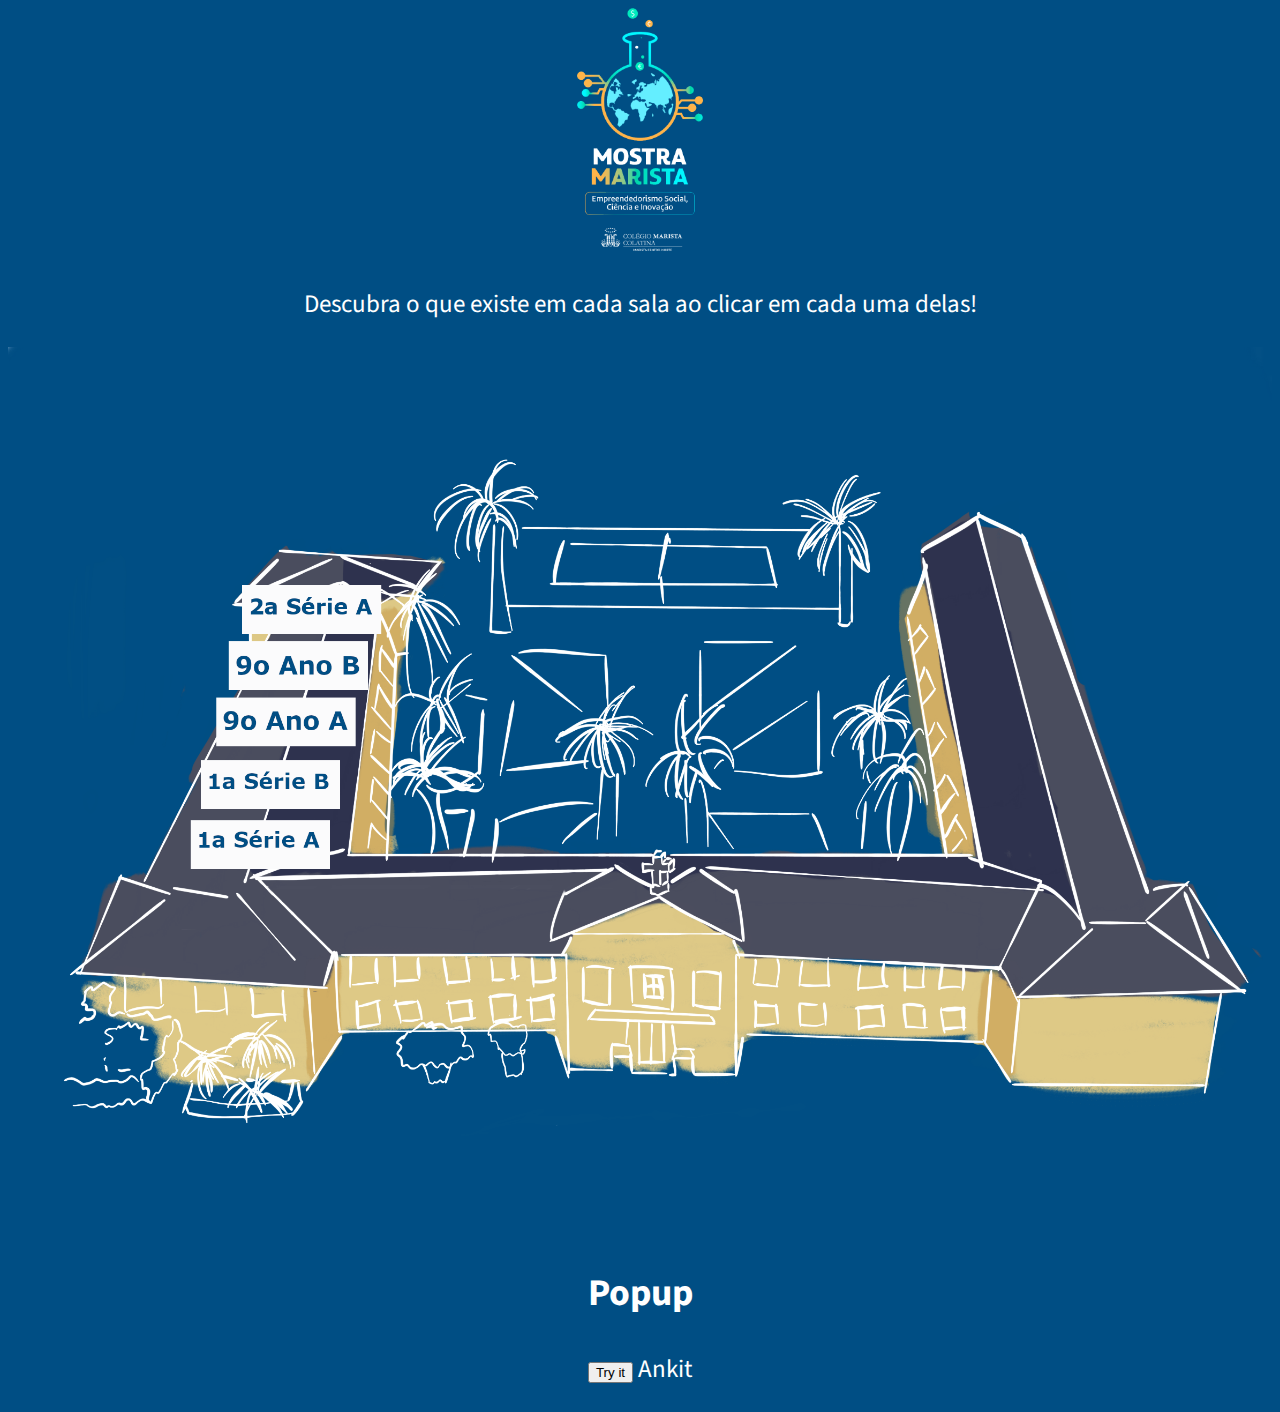
<file: site.html>
<!DOCTYPE html>
<html>
  <head>
    <link href='https://fonts.googleapis.com/css?family=Source+Sans+Pro' rel='stylesheet' type='text/css'>
    <meta name="viewport" content="width=device-width, initial-scale=1">
    <style>
    body{
      font-family: 'Source Sans Pro';font-size: 25px; color: #FFFFFF;
    }
    </style>
    </head>
<body style="text-align:center; background-color: #004e84">

<img src="logo.png" alt="Mostra Marista de Empreendedorismo" style="max-width: 10%;">

<p>Descubra o que existe em cada sala ao clicar em cada uma delas!</p>

<img src="fundo.png" alt="Workplace" usemap="#mapa" style="max-width: 100%;">



<h2>Popup</h2>

<div class="popup" onclick="myFunction('Harry Potter','Wizard')">
  <button> Try it </button>
  <span class="popuptext" id="myPopup">Ankit </span>
</div>

<p id="demo"></p>

<script>
// When the user clicks on div, open the popup
document.getElementById("myPopup").innerHTML= "Welcome " + name + ", the " + job + ".";
function myFunction(name,job) {

    var popup =document.getElementById("myPopup");
    popup.innerHTML = "Welcome " + name + ", the " + job + ".";
    popup.classList.toggle("show"); 
}
</script>

</body>
</html>
</file>
